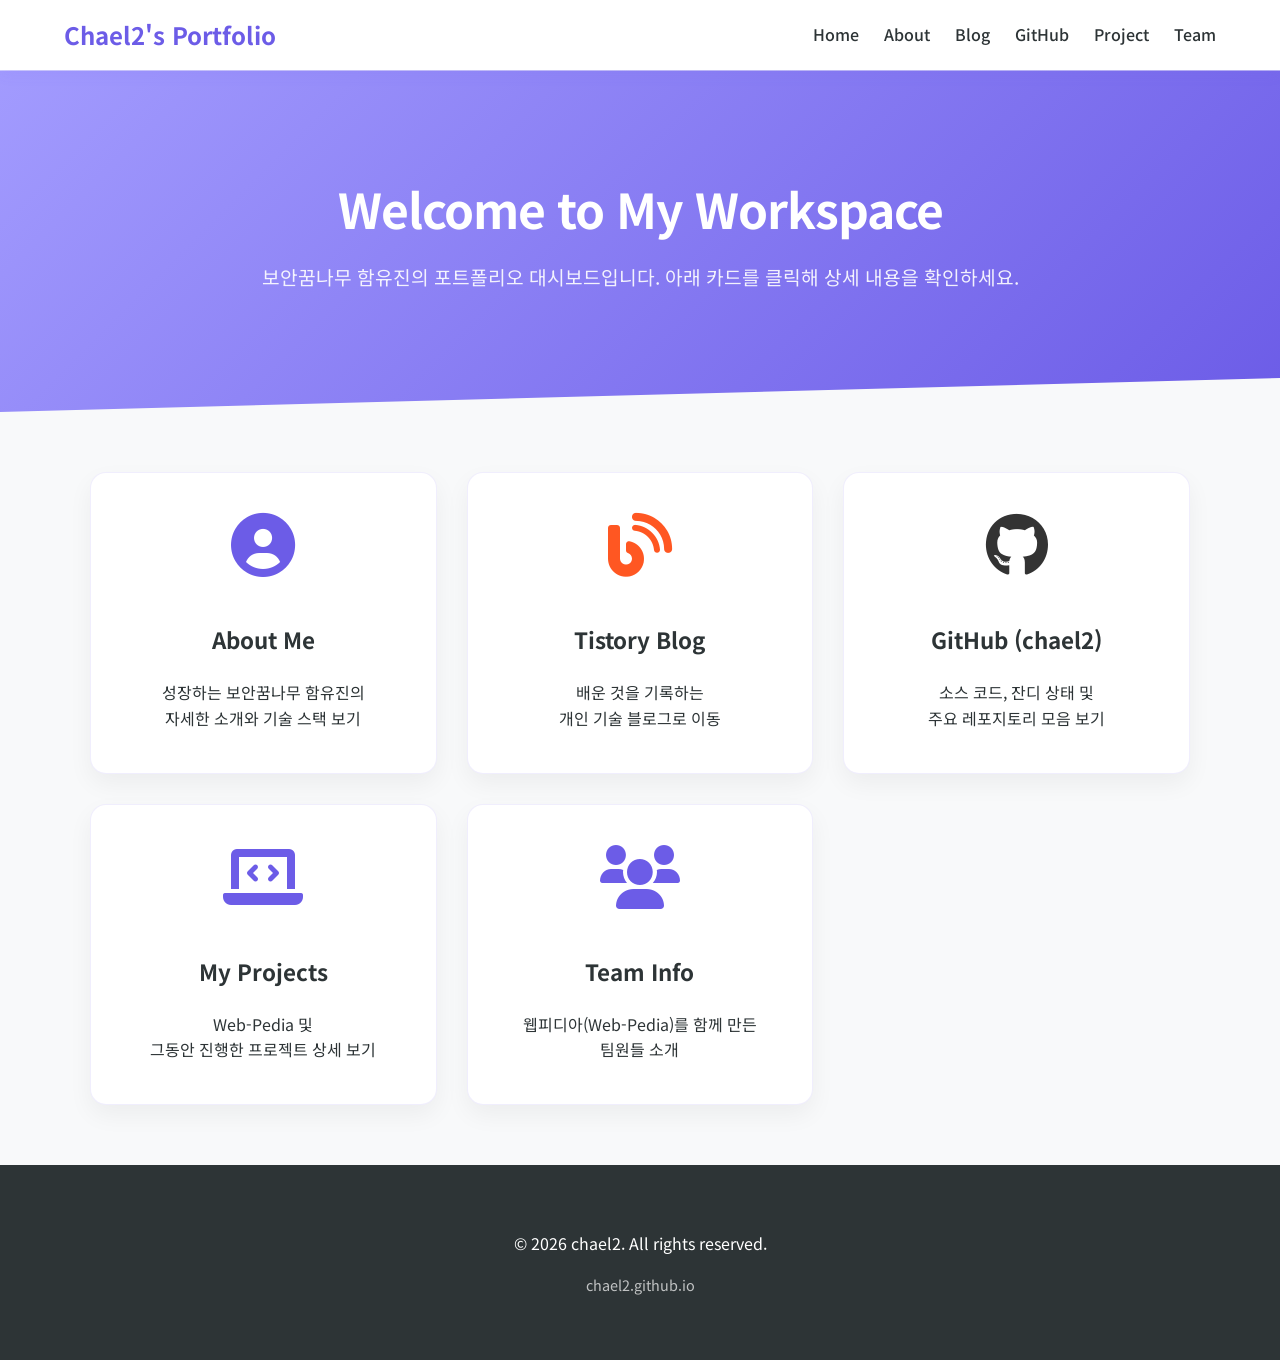
<file: index.html>
<!doctype html>
<html lang="ko">
  <head>
    <meta charset="UTF-8" />
    <meta name="viewport" content="width=device-width, initial-scale=1.0" />
    <title>Portfolio Hub | chael2</title>
    <link
      href="https://fonts.googleapis.com/css2?family=Noto+Sans+KR:wght@400;700&display=swap"
      rel="stylesheet"
    />
    <link
      rel="stylesheet"
      href="https://cdnjs.cloudflare.com/ajax/libs/font-awesome/6.0.0/css/all.min.css"
    />
    <link rel="stylesheet" href="style.css" />
    <style>
      /* 카드를 클릭 가능하게 만드는 추가 CSS */
      .card-link-wrapper {
        text-decoration: none;
        color: inherit;
        display: block; /* 전체 영역 클릭되게 함 */
      }
      /* 기존 스타일 덮어쓰기 방지용 */
      .card-link-wrapper:hover {
        text-decoration: none;
      }
    </style>
  </head>
  <body>
    <nav>
      <div class="logo">Chael2's Portfolio</div>
      <ul>
        <li><a href="index.html">Home</a></li>
        <li><a href="about.html">About</a></li>
        <li><a href="blog.html">Blog</a></li>
        <li><a href="github.html">GitHub</a></li>
        <li><a href="projects.html">Project</a></li>
        <li><a href="team.html">Team</a></li>
      </ul>
    </nav>

    <section class="hero">
      <h1>Welcome to My Workspace</h1>
      <p>
        보안꿈나무 함유진의 포트폴리오 대시보드입니다. 아래 카드를 클릭해 상세
        내용을 확인하세요.
      </p>
    </section>

    <div class="container">
      <div class="grid">
        <a href="about.html" class="card-link-wrapper">
          <div class="card" style="text-align: center; padding-top: 40px">
            <i
              class="fas fa-user-circle"
              style="
                font-size: 4rem;
                color: var(--primary-color);
                margin-bottom: 20px;
              "
            ></i>
            <div class="card-content">
              <h3>About Me</h3>
              <p>
                성장하는 보안꿈나무 함유진의<br />자세한 소개와 기술 스택 보기
              </p>
            </div>
          </div>
        </a>

        <a href="blog.html" class="card-link-wrapper">
          <div class="card" style="text-align: center; padding-top: 40px">
            <i
              class="fas fa-blog"
              style="font-size: 4rem; color: #ff5722; margin-bottom: 20px"
            ></i>
            <div class="card-content">
              <h3>Tistory Blog</h3>
              <p>배운 것을 기록하는<br />개인 기술 블로그로 이동</p>
            </div>
          </div>
        </a>

        <a href="github.html" class="card-link-wrapper">
          <div class="card" style="text-align: center; padding-top: 40px">
            <i
              class="fab fa-github"
              style="font-size: 4rem; color: #333; margin-bottom: 20px"
            ></i>
            <div class="card-content">
              <h3>GitHub (chael2)</h3>
              <p>소스 코드, 잔디 상태 및<br />주요 레포지토리 모음 보기</p>
            </div>
          </div>
        </a>

        <a href="projects.html" class="card-link-wrapper">
          <div class="card" style="text-align: center; padding-top: 40px">
            <i
              class="fas fa-laptop-code"
              style="
                font-size: 4rem;
                color: var(--primary-color);
                margin-bottom: 20px;
              "
            ></i>
            <div class="card-content">
              <h3>My Projects</h3>
              <p>Web-Pedia 및<br />그동안 진행한 프로젝트 상세 보기</p>
            </div>
          </div>
        </a>

        <a href="team.html" class="card-link-wrapper">
          <div class="card" style="text-align: center; padding-top: 40px">
            <i
              class="fas fa-users"
              style="
                font-size: 4rem;
                color: var(--primary-color);
                margin-bottom: 20px;
              "
            ></i>
            <div class="card-content">
              <h3>Team Info</h3>
              <p>
                웹피디아(Web-Pedia)를 함께 만든<br />
                팀원들 소개
              </p>
            </div>
          </div>
        </a>
      </div>
    </div>

    <footer>
      <p>© 2026 chael2. All rights reserved.</p>
      <p class="footer-sub">chael2.github.io</p>
    </footer>
  </body>
</html>
</file>
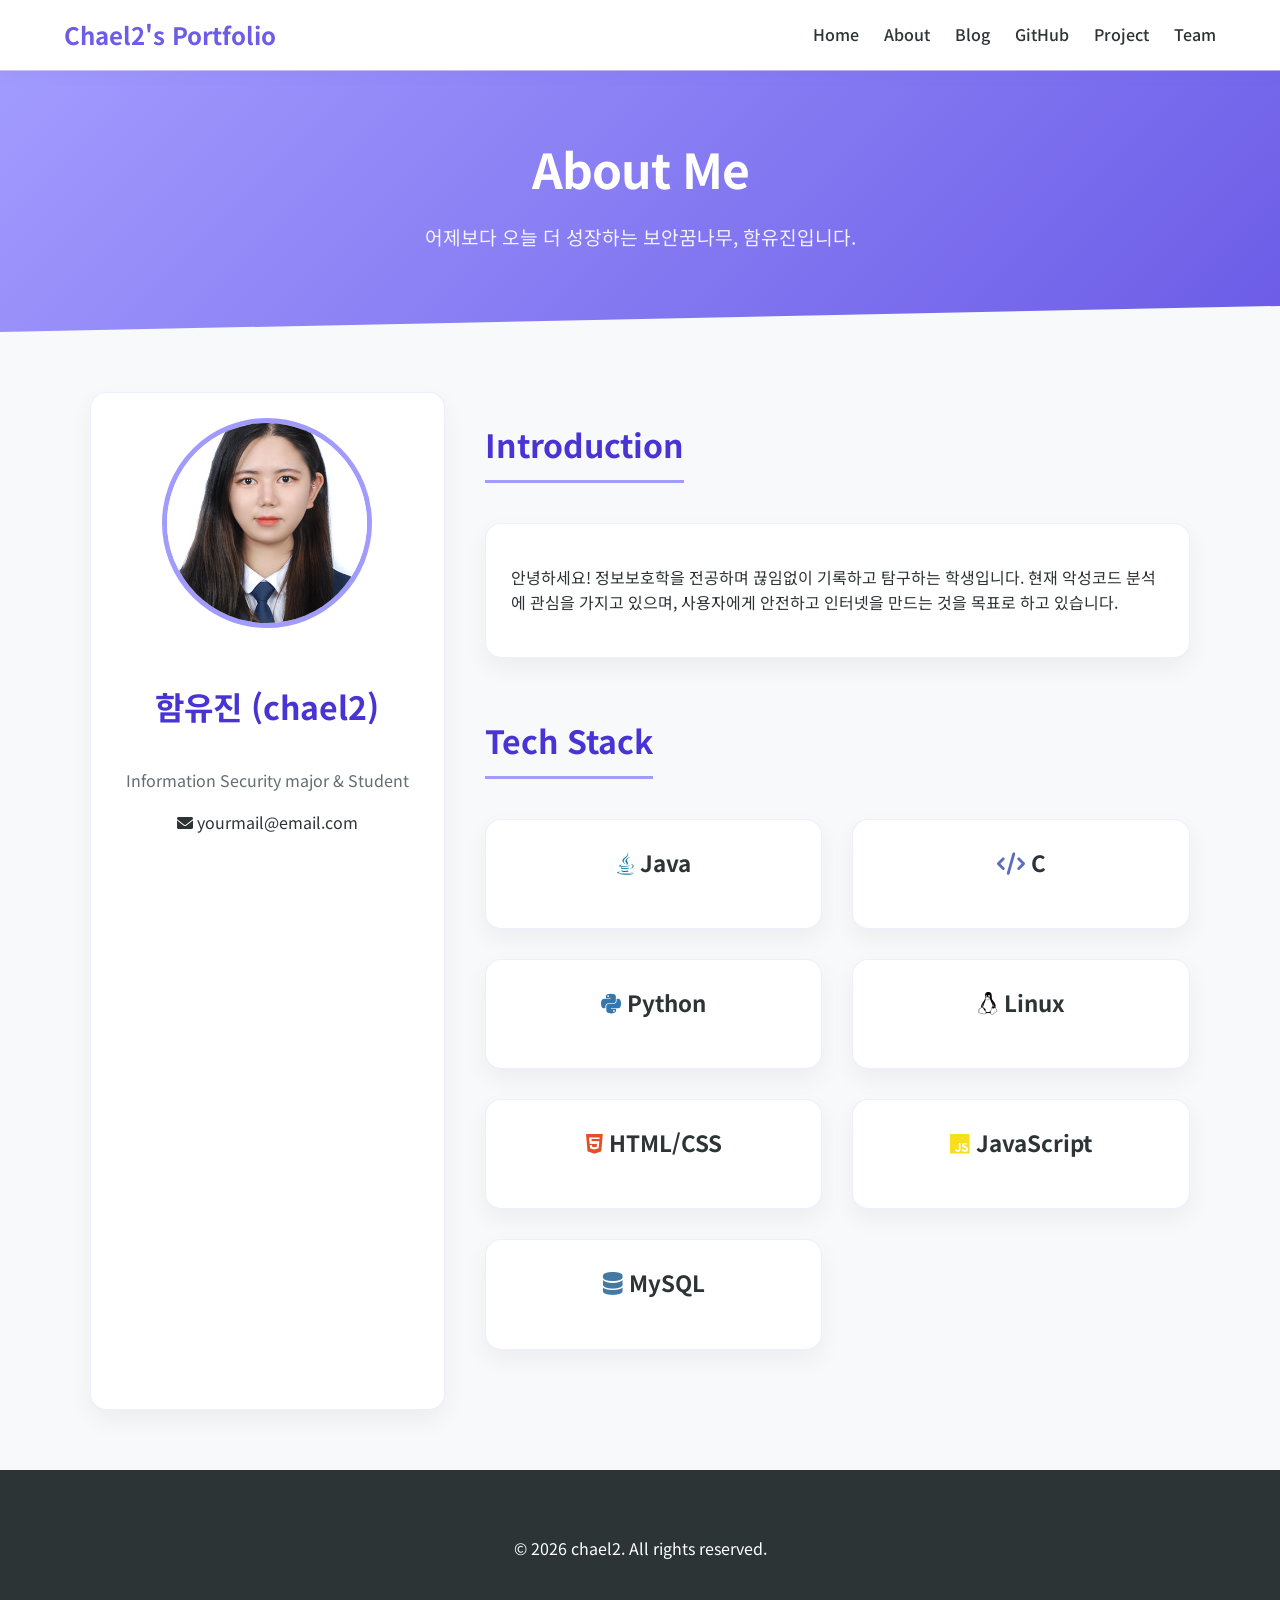
<file: about.html>
<!doctype html>
<html lang="ko">
  <head>
    <meta charset="UTF-8" />
    <meta name="viewport" content="width=device-width, initial-scale=1.0" />
    <title>About | chael2</title>
    <link
      href="https://fonts.googleapis.com/css2?family=Noto+Sans+KR:wght@400;700&display=swap"
      rel="stylesheet"
    />
    <link
      rel="stylesheet"
      href="https://cdnjs.cloudflare.com/ajax/libs/font-awesome/6.0.0/css/all.min.css"
    />
    <link rel="stylesheet" href="style.css" />
    <style>
      /* About 페이지 전용 스타일 */
      .about-flex {
        display: flex;
        gap: 40px;
        flex-wrap: wrap;
        margin-bottom: 60px;
      }
      .profile-section {
        flex: 1;
        min-width: 300px;
        text-align: center;
      }
      .profile-img {
        width: 200px;
        height: 200px;
        border-radius: 50%;
        object-fit: cover;
        border: 5px solid var(--primary-light);
        margin-bottom: 20px;
      }
      .info-section {
        flex: 2;
        min-width: 300px;
      }
      .skill-bar {
        background: #eee;
        border-radius: 10px;
        height: 12px;
        margin-top: 10px;
        overflow: hidden;
      }
      .skill-fill {
        background: var(--primary-color);
        height: 100%;
        border-radius: 10px;
      }
    </style>
  </head>
  <body>
    <nav>
      <div class="logo">Chael2's Portfolio</div>
      <ul>
        <li><a href="index.html">Home</a></li>
        <li><a href="about.html">About</a></li>
        <li><a href="blog.html">Blog</a></li>
        <li><a href="github.html">GitHub</a></li>
        <li><a href="projects.html">Project</a></li>
        <li><a href="team.html">Team</a></li>
      </ul>
    </nav>

    <section class="hero" style="padding: 60px 20px">
      <h1>About Me</h1>
      <p>어제보다 오늘 더 성장하는 보안꿈나무, 함유진입니다.</p>
    </section>

    <div class="container">
      <div class="about-flex">
        <div class="profile-section card">
          <div class="card-content">
            <img src="image/pro.jpg" alt="프로필 사진" class="profile-img" />
            <h2 style="border: none; margin-bottom: 10px">함유진 (chael2)</h2>
            <p style="color: var(--text-sub)">
              Information Security major & Student
            </p>
            <p><i class="fas fa-envelope"></i> yourmail@email.com</p>
          </div>
        </div>

        <div class="info-section">
          <h2>Introduction</h2>
          <div class="card" style="margin-bottom: 30px">
            <div class="card-content">
              <p>
                안녕하세요! 정보보호학을 전공하며 끊임없이 기록하고 탐구하는
                학생입니다. 현재 악성코드 분석에 관심을 가지고 있으며,
                사용자에게 안전하고 인터넷을 만드는 것을 목표로 하고 있습니다.
              </p>
            </div>
          </div>

          <h2>Tech Stack</h2>
          <div class="grid">
            <div class="card">
              <div class="card-content" style="text-align: center">
                <h3><i class="fab fa-java" style="color: #007396"></i> Java</h3>
              </div>
            </div>

            <div class="card">
              <div class="card-content" style="text-align: center">
                <h3><i class="fas fa-code" style="color: #5c6bc0"></i> C</h3>
              </div>
            </div>

            <div class="card">
              <div class="card-content" style="text-align: center">
                <h3>
                  <i class="fab fa-python" style="color: #3776ab"></i> Python
                </h3>
              </div>
            </div>

            <div class="card">
              <div class="card-content" style="text-align: center">
                <h3>
                  <i class="fab fa-linux" style="color: #000000"></i> Linux
                </h3>
              </div>
            </div>

            <div class="card">
              <div class="card-content" style="text-align: center">
                <h3>
                  <i class="fab fa-html5" style="color: #e34f26"></i> HTML/CSS
                </h3>
              </div>
            </div>

            <div class="card">
              <div class="card-content" style="text-align: center">
                <h3>
                  <i class="fab fa-js" style="color: #f7df1e"></i> JavaScript
                </h3>
              </div>
            </div>

            <div class="card">
              <div class="card-content" style="text-align: center">
                <h3>
                  <i class="fas fa-database" style="color: #4479a1"></i> MySQL
                </h3>
              </div>
            </div>
          </div>
        </div>
      </div>
    </div>

    <footer><p>© 2026 chael2. All rights reserved.</p></footer>
  </body>
</html>
</file>
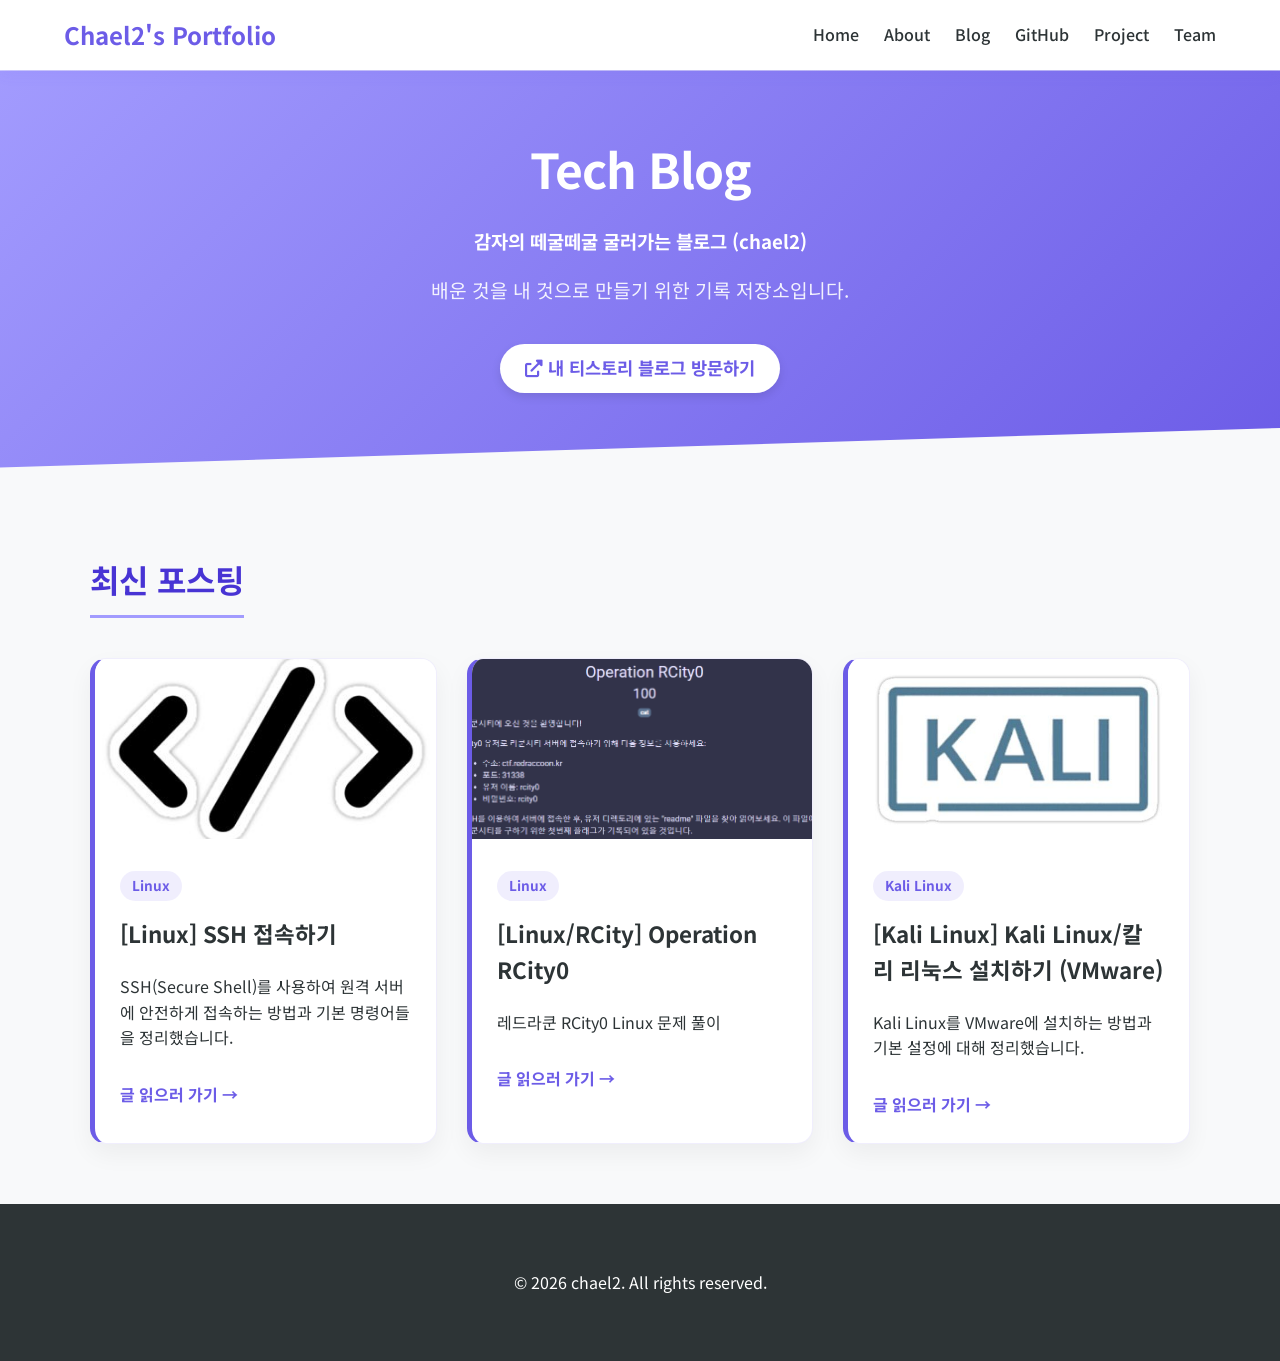
<file: blog.html>
<!doctype html>
<html lang="ko">
  <head>
    <meta charset="UTF-8" />
    <meta name="viewport" content="width=device-width, initial-scale=1.0" />
    <title>Blog | chael2</title>
    <link
      href="https://fonts.googleapis.com/css2?family=Noto+Sans+KR:wght@400;700&display=swap"
      rel="stylesheet"
    />
    <link
      rel="stylesheet"
      href="https://cdnjs.cloudflare.com/ajax/libs/font-awesome/6.0.0/css/all.min.css"
    />
    <link rel="stylesheet" href="style.css" />
  </head>
  <body>
    <nav>
      <div class="logo">Chael2's Portfolio</div>
      <ul>
        <li><a href="index.html">Home</a></li>
        <li><a href="about.html">About</a></li>
        <li><a href="blog.html">Blog</a></li>
        <li><a href="github.html">GitHub</a></li>
        <li><a href="projects.html">Project</a></li>
        <li><a href="team.html">Team</a></li>
      </ul>
    </nav>

    <section class="hero" style="padding: 60px 20px">
      <h1>Tech Blog</h1>
      <h3>감자의 떼굴떼굴 굴러가는 블로그 (chael2)</h3>
      <p>배운 것을 내 것으로 만들기 위한 기록 저장소입니다.</p>

      <a
        href="https://chael2.tistory.com/"
        target="_blank"
        class="card-tag"
        style="
          margin-top: 20px;
          background: white;
          color: var(--primary-color);
          font-size: 1.1rem;
          padding: 10px 25px;
          text-decoration: none;
          display: inline-block;
          box-shadow: 0 4px 10px rgba(0, 0, 0, 0.1);
        "
      >
        <i class="fas fa-external-link-alt"></i> 내 티스토리 블로그 방문하기
      </a>
    </section>

    <div class="container">
      <h2>최신 포스팅</h2>
      <div class="grid">
        <div class="card blog-card">
          <img src="image/blog3.jpg" alt="포스트 이미지" />
          <div class="card-content">
            <span class="card-tag">Linux</span>
            <h3>[Linux] SSH 접속하기</h3>
            <p>
              SSH(Secure Shell)를 사용하여 원격 서버에 안전하게 접속하는 방법과
              기본 명령어들을 정리했습니다.
            </p>
            <a
              href="https://chael2.tistory.com/5"
              target="_blank"
              class="card-link"
              style="margin-top: 15px"
              >글 읽으러 가기 →</a
            >
          </div>
        </div>

        <div class="card blog-card">
          <img src="image/blog1.png" alt="포스트 이미지" />
          <div class="card-content">
            <span class="card-tag">Linux</span>
            <h3>[Linux/RCity] Operation RCity0</h3>
            <p>레드라쿤 RCity0 Linux 문제 풀이</p>
            <a
              href="https://chael2.tistory.com/6"
              target="_blank"
              class="card-link"
              style="margin-top: 15px"
              >글 읽으러 가기 →</a
            >
          </div>
        </div>

        <div class="card blog-card">
          <img src="image/blog2.png" alt="포스트 이미지" />
          <div class="card-content">
            <span class="card-tag">Kali Linux</span>
            <h3>[Kali Linux] Kali Linux/칼리 리눅스 설치하기 (VMware)</h3>
            <p>
              Kali Linux를 VMware에 설치하는 방법과 기본 설정에 대해
              정리했습니다.
            </p>
            <a
              href="https://chael2.tistory.com/3"
              target="_blank"
              class="card-link"
              style="margin-top: 15px"
              >글 읽으러 가기 →</a
            >
          </div>
        </div>
      </div>
    </div>

    <footer><p>© 2026 chael2. All rights reserved.</p></footer>
  </body>
</html>
</file>
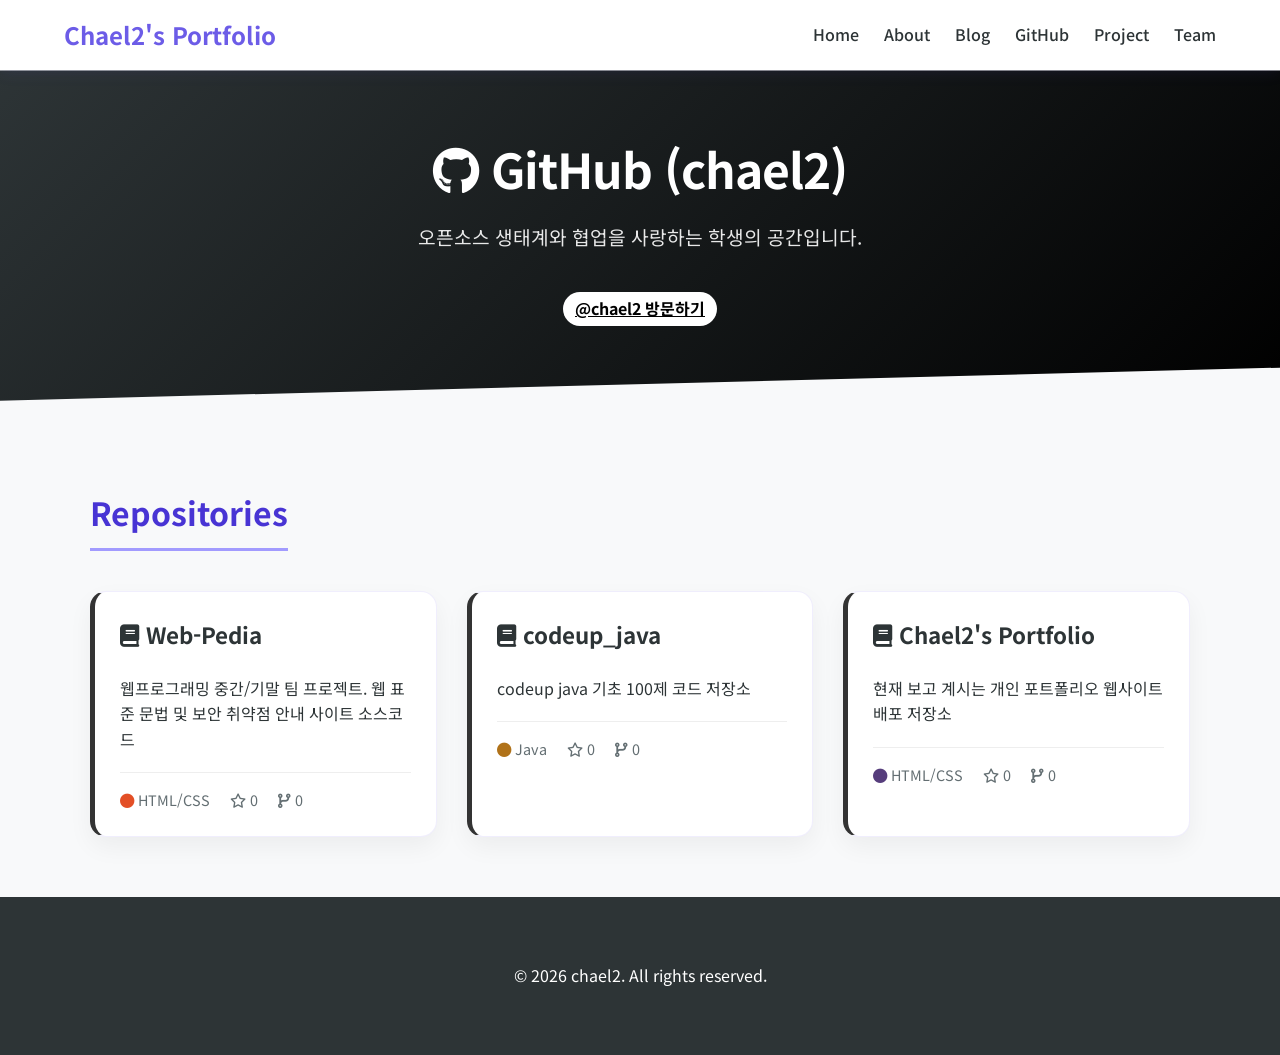
<file: github.html>
<!doctype html>
<html lang="ko">
  <head>
    <meta charset="UTF-8" />
    <meta name="viewport" content="width=device-width, initial-scale=1.0" />
    <title>GitHub | chael2</title>
    <link
      href="https://fonts.googleapis.com/css2?family=Noto+Sans+KR:wght@400;700&display=swap"
      rel="stylesheet"
    />
    <link
      rel="stylesheet"
      href="https://cdnjs.cloudflare.com/ajax/libs/font-awesome/6.0.0/css/all.min.css"
    />
    <link rel="stylesheet" href="style.css" />
  </head>
  <body>
    <nav>
      <div class="logo">Chael2's Portfolio</div>
      <ul>
        <li><a href="index.html">Home</a></li>
        <li><a href="about.html">About</a></li>
        <li><a href="blog.html">Blog</a></li>
        <li><a href="github.html">GitHub</a></li>
        <li><a href="projects.html">Project</a></li>
        <li><a href="team.html">Team</a></li>
      </ul>
    </nav>

    <section
      class="hero"
      style="
        padding: 60px 20px;
        background: linear-gradient(135deg, #2d3436 0%, #000000 100%);
      "
    >
      <h1><i class="fab fa-github"></i> GitHub (chael2)</h1>
      <p>오픈소스 생태계와 협업을 사랑하는 학생의 공간입니다.</p>
      <a
        href="https://github.com/chael2"
        target="_blank"
        class="card-tag"
        style="
          margin-top: 20px;
          background: white;
          color: black;
          font-size: 1rem;
        "
        >@chael2 방문하기</a
      >
    </section>

    <div class="container">
      <h2>Repositories</h2>
      <div class="grid">
        <div class="card github-card">
          <div class="card-content">
            <h3>
              <a
                href="https://github.com/chael2/web-mid-team"
                target="_blank"
                style="color: var(--text-main); text-decoration: none"
                ><i class="fas fa-book"></i> Web-Pedia</a
              >
            </h3>
            <p>
              웹프로그래밍 중간/기말 팀 프로젝트. 웹 표준 문법 및 보안 취약점
              안내 사이트 소스코드
            </p>
            <div class="github-stats">
              <span
                ><i class="fas fa-circle" style="color: #e34f26"></i>
                HTML/CSS</span
              >
              <span><i class="far fa-star"></i> 0</span>
              <span><i class="fas fa-code-branch"></i> 0</span>
            </div>
          </div>
        </div>

        <div class="card github-card">
          <div class="card-content">
            <h3>
              <a
                href="https://github.com/chael2/codeup_java"
                target="_blank"
                style="color: var(--text-main); text-decoration: none"
                ><i class="fas fa-book"></i> codeup_java</a
              >
            </h3>
            <p>codeup java 기초 100제 코드 저장소</p>
            <div class="github-stats">
              <span
                ><i class="fas fa-circle" style="color: #b07219"></i> Java</span
              >
              <span><i class="far fa-star"></i> 0</span>
              <span><i class="fas fa-code-branch"></i> 0</span>
            </div>
          </div>
        </div>

        <div class="card github-card">
          <div class="card-content">
            <h3>
              <a
                href="https://github.com/chael2/web-mid-portfolio"
                target="_blank"
                style="color: var(--text-main); text-decoration: none"
                ><i class="fas fa-book"></i> Chael2's Portfolio</a
              >
            </h3>
            <p>현재 보고 계시는 개인 포트폴리오 웹사이트 배포 저장소</p>
            <div class="github-stats">
              <span
                ><i class="fas fa-circle" style="color: #563d7c"></i>
                HTML/CSS</span
              >
              <span><i class="far fa-star"></i> 0</span>
              <span><i class="fas fa-code-branch"></i> 0</span>
            </div>
          </div>
        </div>
      </div>
    </div>

    <footer><p>© 2026 chael2. All rights reserved.</p></footer>
  </body>
</html>
</file>
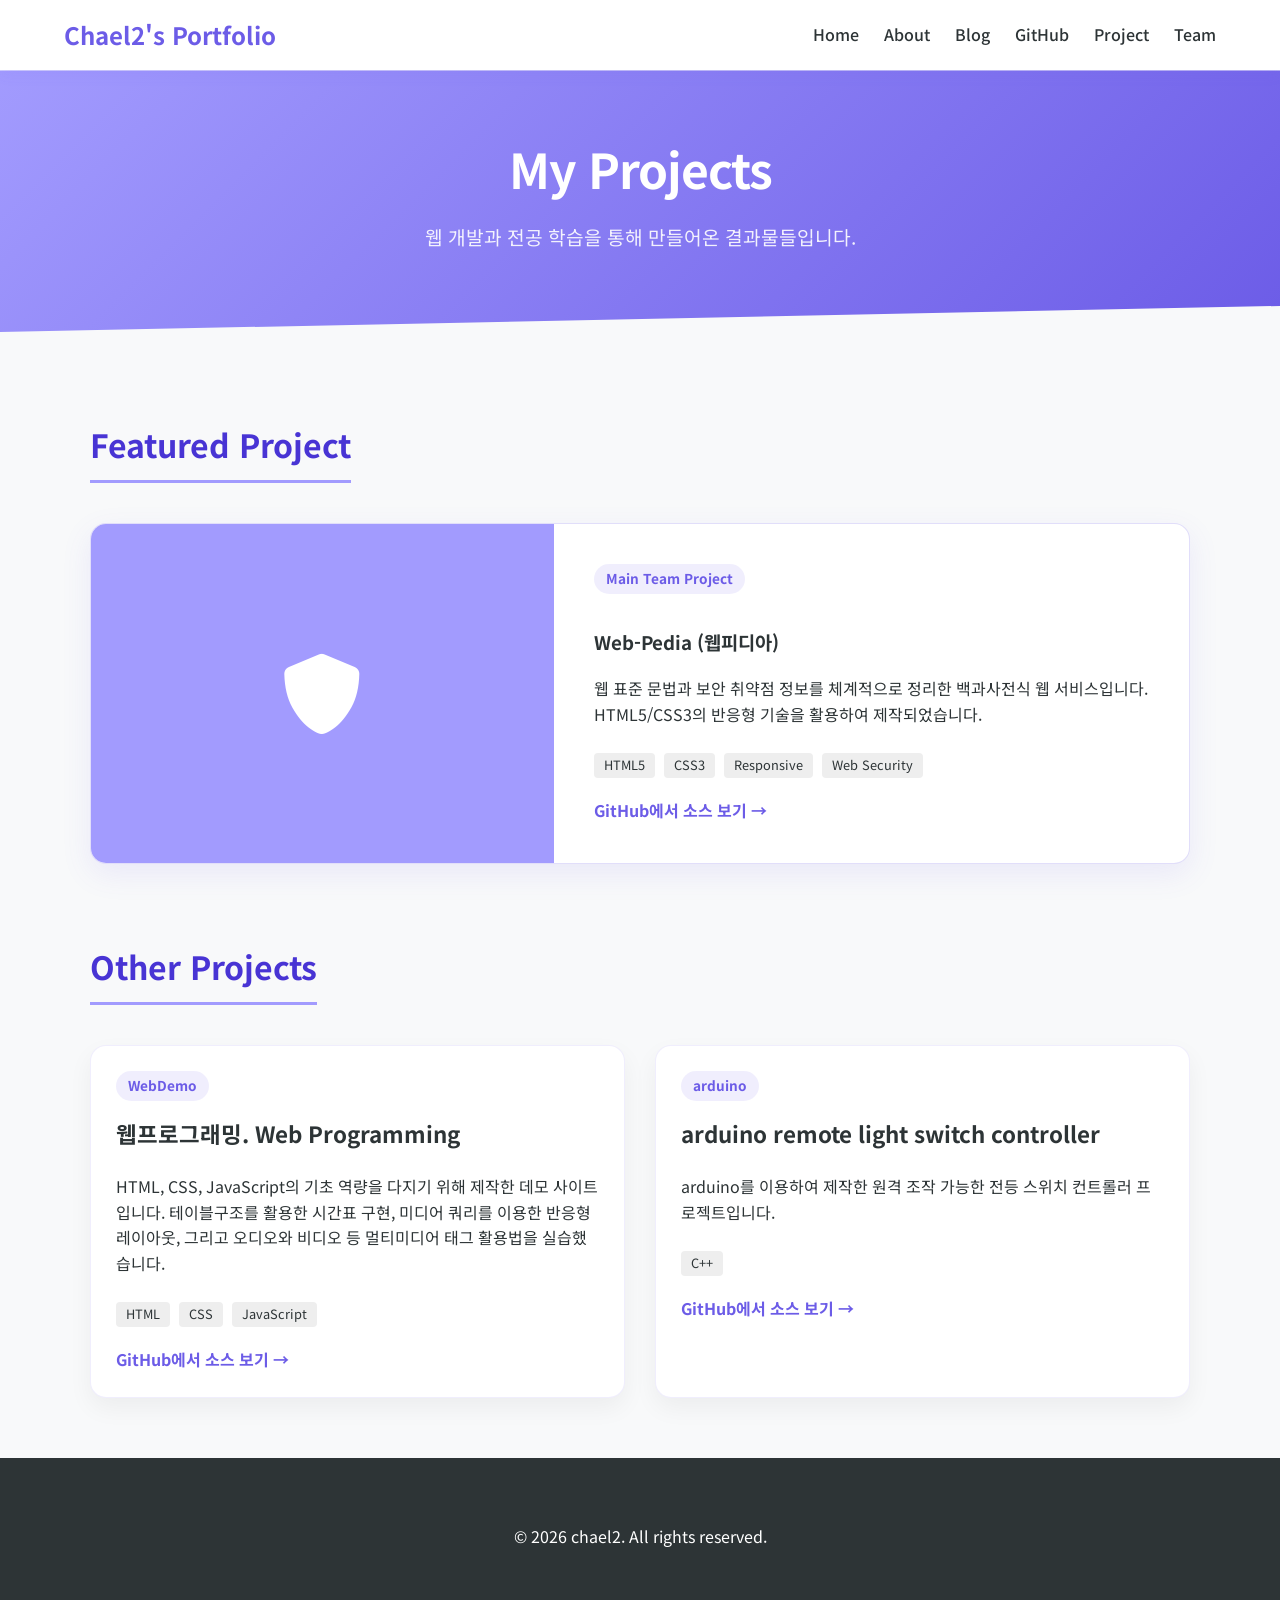
<file: projects.html>
<!doctype html>
<html lang="ko">
  <head>
    <meta charset="UTF-8" />
    <meta name="viewport" content="width=device-width, initial-scale=1.0" />
    <title>Projects | chael2</title>
    <link
      href="https://fonts.googleapis.com/css2?family=Noto+Sans+KR:wght@400;700&display=swap"
      rel="stylesheet"
    />
    <link
      rel="stylesheet"
      href="https://cdnjs.cloudflare.com/ajax/libs/font-awesome/6.0.0/css/all.min.css"
    />
    <link rel="stylesheet" href="style.css" />
    <style>
      .featured-project {
        background: white;
        border-radius: 16px;
        overflow: hidden;
        display: flex;
        flex-wrap: wrap;
        margin-bottom: 50px;
        box-shadow: 0 10px 30px rgba(108, 92, 231, 0.1);
        border: 1px solid rgba(108, 92, 231, 0.2);
      }
      .featured-img {
        flex: 1;
        min-width: 300px;
        background: var(--primary-light);
        display: flex;
        align-items: center;
        justify-content: center;
        color: white;
        font-size: 5rem;
        min-height: 250px;
      }
      .featured-content {
        flex: 1.2;
        padding: 40px;
        min-width: 300px;
      }
      .tech-badge {
        display: inline-block;
        padding: 2px 10px;
        background: #eee;
        border-radius: 4px;
        font-size: 0.8rem;
        margin-right: 5px;
        margin-top: 10px;
      }
    </style>
  </head>
  <body>
    <nav>
      <div class="logo">Chael2's Portfolio</div>
      <ul>
        <li><a href="index.html">Home</a></li>
        <li><a href="about.html">About</a></li>
        <li><a href="blog.html">Blog</a></li>
        <li><a href="github.html">GitHub</a></li>
        <li><a href="projects.html">Project</a></li>
        <li><a href="team.html">Team</a></li>
      </ul>
    </nav>

    <section class="hero" style="padding: 60px 20px">
      <h1>My Projects</h1>
      <p>웹 개발과 전공 학습을 통해 만들어온 결과물들입니다.</p>
    </section>

    <div class="container">
      <h2>Featured Project</h2>
      <div class="featured-project">
        <div class="featured-img"><i class="fas fa-shield-alt"></i></div>
        <div class="featured-content">
          <span class="card-tag">Main Team Project</span>
          <h3>Web-Pedia (웹피디아)</h3>
          <p>
            웹 표준 문법과 보안 취약점 정보를 체계적으로 정리한 백과사전식 웹
            서비스입니다. HTML5/CSS3의 반응형 기술을 활용하여 제작되었습니다.
          </p>
          <div>
            <span class="tech-badge">HTML5</span>
            <span class="tech-badge">CSS3</span>
            <span class="tech-badge">Responsive</span>
            <span class="tech-badge">Web Security</span>
          </div>
          <a
            href="https://github.com/chael2/web-mid-team"
            target="_blank"
            class="card-link"
            style="margin-top: 20px; display: inline-block"
            >GitHub에서 소스 보기 →</a
          >
        </div>
      </div>

      <h2>Other Projects</h2>
      <div class="grid">
        <div class="card">
          <div class="card-content">
            <span class="card-tag">WebDemo</span>
            <h3>
              <a
                href="https://hcj1-five.vercel.app/"
                target="_blank"
                style="text-decoration: none; color: inherit"
              >
                웹프로그래밍. Web Programming
              </a>
            </h3>
            <p>
              HTML, CSS, JavaScript의 기초 역량을 다지기 위해 제작한 데모
              사이트입니다. 테이블구조를 활용한 시간표 구현, 미디어 쿼리를
              이용한 반응형 레이아웃, 그리고 오디오와 비디오 등 멀티미디어 태그
              활용법을 실습했습니다.
            </p>
            <span class="tech-badge">HTML</span>
            <span class="tech-badge">CSS</span>
            <span class="tech-badge">JavaScript</span>
            <br />
            <a
              href="https://github.com/chael2/hcj1"
              target="_blank"
              class="card-link"
              style="margin-top: 20px; display: inline-block"
              >GitHub에서 소스 보기 →</a
            >
          </div>
        </div>
        <div class="card">
          <div class="card-content">
            <span class="card-tag">arduino</span>
            <h3>arduino remote light switch controller</h3>
            <p>
              arduino를 이용하여 제작한 원격 조작 가능한 전등 스위치 컨트롤러
              프로젝트입니다.
            </p>
            <span class="tech-badge">C++</span>
            <br />
            <a
              href="https://github.com/SCProject-Tech/Arduino"
              target="_blank"
              class="card-link"
              style="margin-top: 20px; display: inline-block"
              >GitHub에서 소스 보기 →</a
            >
          </div>
        </div>
      </div>
    </div>

    <footer><p>© 2026 chael2. All rights reserved.</p></footer>
  </body>
</html>
</file>
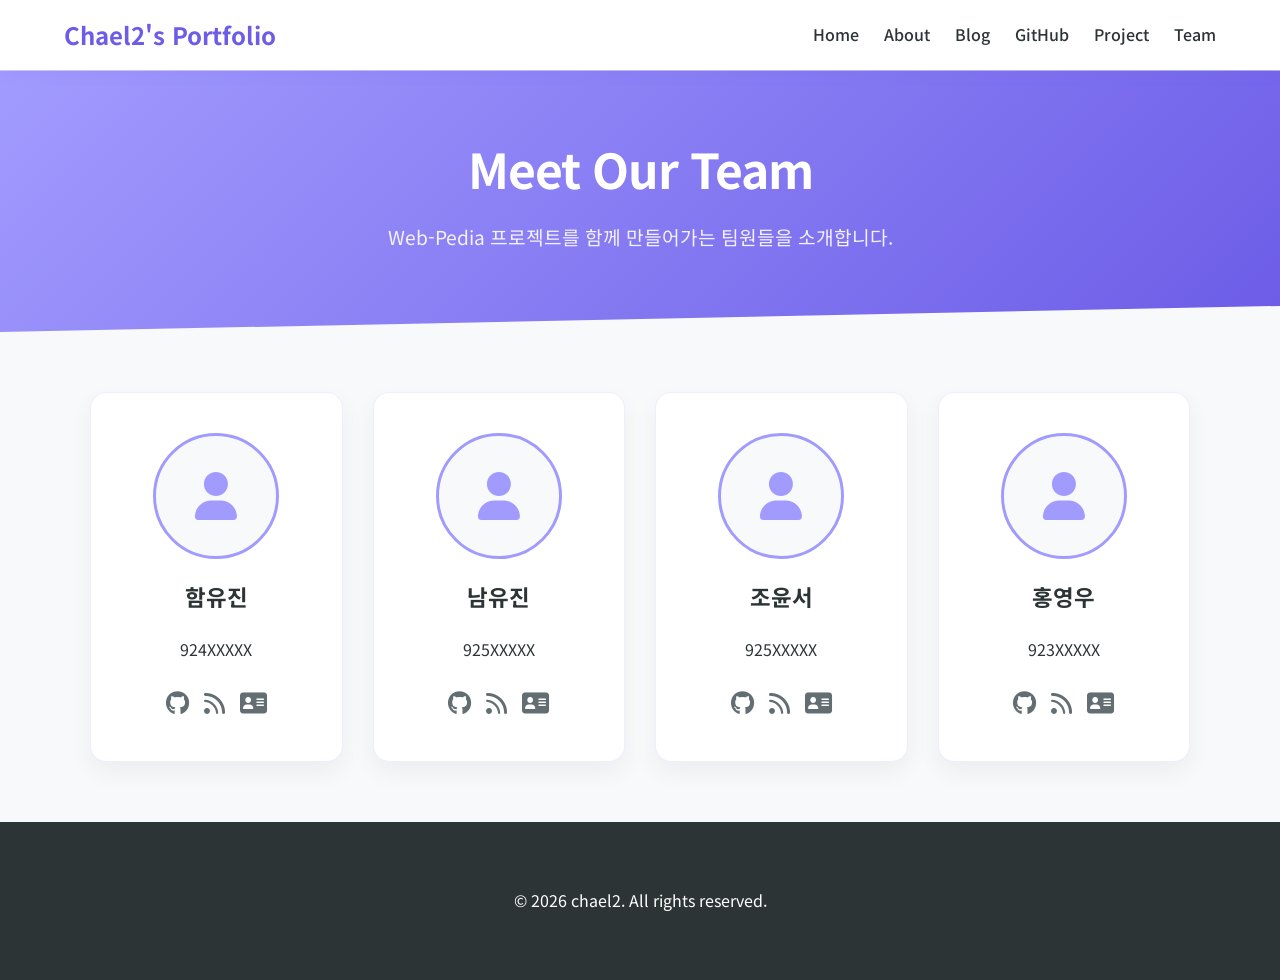
<file: team.html>
<!doctype html>
<html lang="ko">
  <head>
    <meta charset="UTF-8" />
    <meta name="viewport" content="width=device-width, initial-scale=1.0" />
    <title>Team | Web-Pedia</title>
    <link
      href="https://fonts.googleapis.com/css2?family=Noto+Sans+KR:wght@400;700&display=swap"
      rel="stylesheet"
    />
    <link
      rel="stylesheet"
      href="https://cdnjs.cloudflare.com/ajax/libs/font-awesome/6.0.0/css/all.min.css"
    />
    <link rel="stylesheet" href="style.css" />
    <style>
      .team-grid {
        display: grid;
        grid-template-columns: repeat(auto-fit, minmax(250px, 1fr));
        gap: 30px;
        margin-top: 40px;
      }
      .member-card {
        text-align: center;
        padding: 40px 20px;
      }
      .member-img {
        width: 120px;
        height: 120px;
        border-radius: 50%;
        background: var(--bg-color);
        margin: 0 auto 20px;
        display: flex;
        align-items: center;
        justify-content: center;
        font-size: 3rem;
        color: var(--primary-light);
        border: 3px solid var(--primary-light);
      }
      .member-links {
        display: flex;
        justify-content: center;
        gap: 15px;
        margin-top: 20px;
      }
      .member-links a {
        color: var(--text-sub);
        font-size: 1.5rem;
        transition: 0.3s;
      }
      .member-links a:hover {
        color: var(--primary-color);
        transform: scale(1.2);
      }
    </style>
  </head>
  <body>
    <nav>
      <div class="logo">Chael2's Portfolio</div>
      <ul>
        <li><a href="index.html">Home</a></li>
        <li><a href="about.html">About</a></li>
        <li><a href="blog.html">Blog</a></li>
        <li><a href="github.html">GitHub</a></li>
        <li><a href="projects.html">Project</a></li>
        <li><a href="team.html">Team</a></li>
      </ul>
    </nav>

    <section class="hero" style="padding: 60px 20px">
      <h1>Meet Our Team</h1>
      <p>Web-Pedia 프로젝트를 함께 만들어가는 팀원들을 소개합니다.</p>
    </section>

    <div class="container">
      <div class="team-grid">
        <div class="card member-card">
          <div class="member-img"><i class="fas fa-user"></i></div>
          <h3>함유진</h3>
          <p>924XXXXX</p>
          <div class="member-links">
            <a href="https://github.com/chael2" title="GitHub"
              ><i class="fab fa-github"></i
            ></a>
            <a href="https://chael2.tistory.com/" title="Blog"
              ><i class="fas fa-rss"></i
            ></a>
            <a href="index.html" title="Portfolio"
              ><i class="fas fa-address-card"></i
            ></a>
          </div>
        </div>

        <div class="card member-card">
          <div class="member-img"><i class="fas fa-user"></i></div>
          <h3>남유진</h3>
          <p>925XXXXX</p>
          <div class="member-links">
            <a href="https://github.com/yoojin33" title="GitHub"
              ><i class="fab fa-github"></i
            ></a>
            <a href="https://blog.naver.com/quarter0330" title="Blog"
              ><i class="fas fa-rss"></i
            ></a>
            <a href="https://nyj03.vercel.app/" title="Portfolio"
              ><i class="fas fa-address-card"></i
            ></a>
          </div>
        </div>

        <div class="card member-card">
          <div class="member-img"><i class="fas fa-user"></i></div>
          <h3>조윤서</h3>
          <p>925XXXXX</p>
          <div class="member-links">
            <a href="https://github.com/avac2613" title="GitHub"
              ><i class="fab fa-github"></i
            ></a>
            <a href="https://blog.naver.com/avac-ode2613" title="Blog"
              ><i class="fas fa-rss"></i
            ></a>
            <a
              href="https://midterm-portfolio-chi.vercel.app/"
              title="Portfolio"
              ><i class="fas fa-address-card"></i
            ></a>
          </div>
        </div>

        <div class="card member-card">
          <div class="member-img"><i class="fas fa-user"></i></div>
          <h3>홍영우</h3>
          <p>923XXXXX</p>
          <div class="member-links">
            <a href="https://github.com/hongwoo0516-commits" title="GitHub"
              ><i class="fab fa-github"></i
            ></a>
            <a href="https://blog.naver.com/youngwoo0405" title="Blog"
              ><i class="fas fa-rss"></i
            ></a>
            <a href="https://team1-eight.vercel.app/" title="Portfolio"
              ><i class="fas fa-address-card"></i
            ></a>
          </div>
        </div>
      </div>
    </div>

    <footer><p>© 2026 chael2. All rights reserved.</p></footer>
  </body>
</html>
</file>
<file: style.css>
:root {
  --primary-color: #6c5ce7;
  --primary-light: #a29bfe;
  --primary-dark: #4834d4;
  --bg-color: #f8f9fa;
  --card-bg: #ffffff;
  --text-main: #2d3436;
  --text-sub: #636e72;
  --nav-bg: #ffffff;
}

body {
  font-family: 'Noto Sans KR', sans-serif;
  margin: 0;
  background-color: var(--bg-color);
  color: var(--text-main);
  line-height: 1.6;
}

/* 네비게이션 */
nav {
  background: var(--nav-bg);
  padding: 1rem 5%;
  display: flex;
  justify-content: space-between;
  align-items: center;
  position: sticky;
  top: 0;
  z-index: 1000;
  box-shadow: 0 2px 15px rgba(108, 92, 231, 0.1);
}

nav .logo {
  font-weight: bold;
  font-size: 1.5rem;
  color: var(--primary-color);
}

nav ul {
  list-style: none;
  display: flex;
  gap: 25px;
  margin: 0;
  padding: 0;
}

nav a {
  text-decoration: none;
  color: var(--text-main);
  font-weight: 500;
  transition: 0.3s;
  position: relative;
}

nav a:after {
  content: '';
  position: absolute;
  width: 0;
  height: 2px;
  bottom: -5px;
  left: 0;
  background-color: var(--primary-color);
  transition: width 0.3s;
}

nav a:hover:after {
  width: 100%;
}

nav a:hover {
  color: var(--primary-color);
}

/* 히어로 섹션 */
.hero {
  text-align: center;
  padding: 100px 20px;
  background: linear-gradient(135deg, #a29bfe 0%, #6c5ce7 100%);
  color: white;
  clip-path: polygon(0 0, 100% 0, 100% 90%, 0 100%);
}

.hero h1 {
  margin: 0;
  font-size: 3rem;
  font-weight: 700;
  letter-spacing: -1px;
}

.hero p {
  font-size: 1.2rem;
  opacity: 0.9;
  margin-top: 15px;
}

.hero-links {
  margin-top: 30px;
}

.hero-links a {
  color: white;
  font-size: 2.5rem;
  margin: 0 15px;
  transition: 0.3s;
}

.hero-links a:hover {
  transform: scale(1.2);
  display: inline-block;
}

/* 컨테이너 */
.container {
  max-width: 1100px;
  margin: 60px auto;
  padding: 0 20px;
}

h2 {
  color: var(--primary-dark);
  border-bottom: 3px solid var(--primary-light);
  display: inline-block;
  padding-bottom: 10px;
  margin-bottom: 40px;
  font-size: 2rem;
}

/* 그리드 */
.grid {
  display: grid;
  grid-template-columns: repeat(auto-fit, minmax(320px, 1fr));
  gap: 30px;
  margin-bottom: 60px;
}

/* 카드 */
.card {
  background: var(--card-bg);
  border-radius: 16px;
  overflow: hidden;
  box-shadow: 0 10px 25px rgba(0, 0, 0, 0.05);
  transition:
    transform 0.4s ease,
    box-shadow 0.4s ease;
  border: 1px solid rgba(108, 92, 231, 0.1);
}

.card:hover {
  transform: translateY(-12px);
  box-shadow: 0 15px 35px rgba(108, 92, 231, 0.15);
}

.card-content {
  padding: 25px;
}

.card-tag {
  display: inline-block;
  background: rgba(108, 92, 231, 0.1);
  color: var(--primary-color);
  padding: 4px 12px;
  border-radius: 50px;
  font-size: 0.85rem;
  font-weight: 700;
  margin-bottom: 15px;
}

.card h3 {
  margin-top: 0;
  font-size: 1.4rem;
}

.card-link {
  color: var(--primary-color);
  font-weight: bold;
  text-decoration: none;
  display: inline-flex;
  align-items: center;
  gap: 5px;
}

/* 깃허브 & 블로그 카드 특화 */
.github-card {
  border-left: 5px solid #333;
}
.github-stats {
  display: flex;
  gap: 20px;
  font-size: 0.9rem;
  color: var(--text-sub);
  margin-top: 20px;
  border-top: 1px solid #eee;
  padding-top: 15px;
}

.blog-card {
  border-left: 5px solid var(--primary-color);
}
.blog-card img {
  width: 100%;
  height: 180px;
  object-fit: cover;
}

.blog-card small {
  color: var(--text-sub);
}

/* 푸터 */
footer {
  text-align: center;
  padding: 50px;
  background: #2d3436;
  color: white;
}

.footer-sub {
  opacity: 0.7;
  font-size: 0.9rem;
}

/* 반응형 */
@media (max-width: 768px) {
  nav {
    flex-direction: column;
    padding: 1rem;
    gap: 15px;
  }
  nav ul {
    flex-wrap: wrap;
    justify-content: center;
    gap: 15px;
  }
  .hero h1 {
    font-size: 2.2rem;
  }
  .grid {
    grid-template-columns: 1fr;
  }
}
</file>
